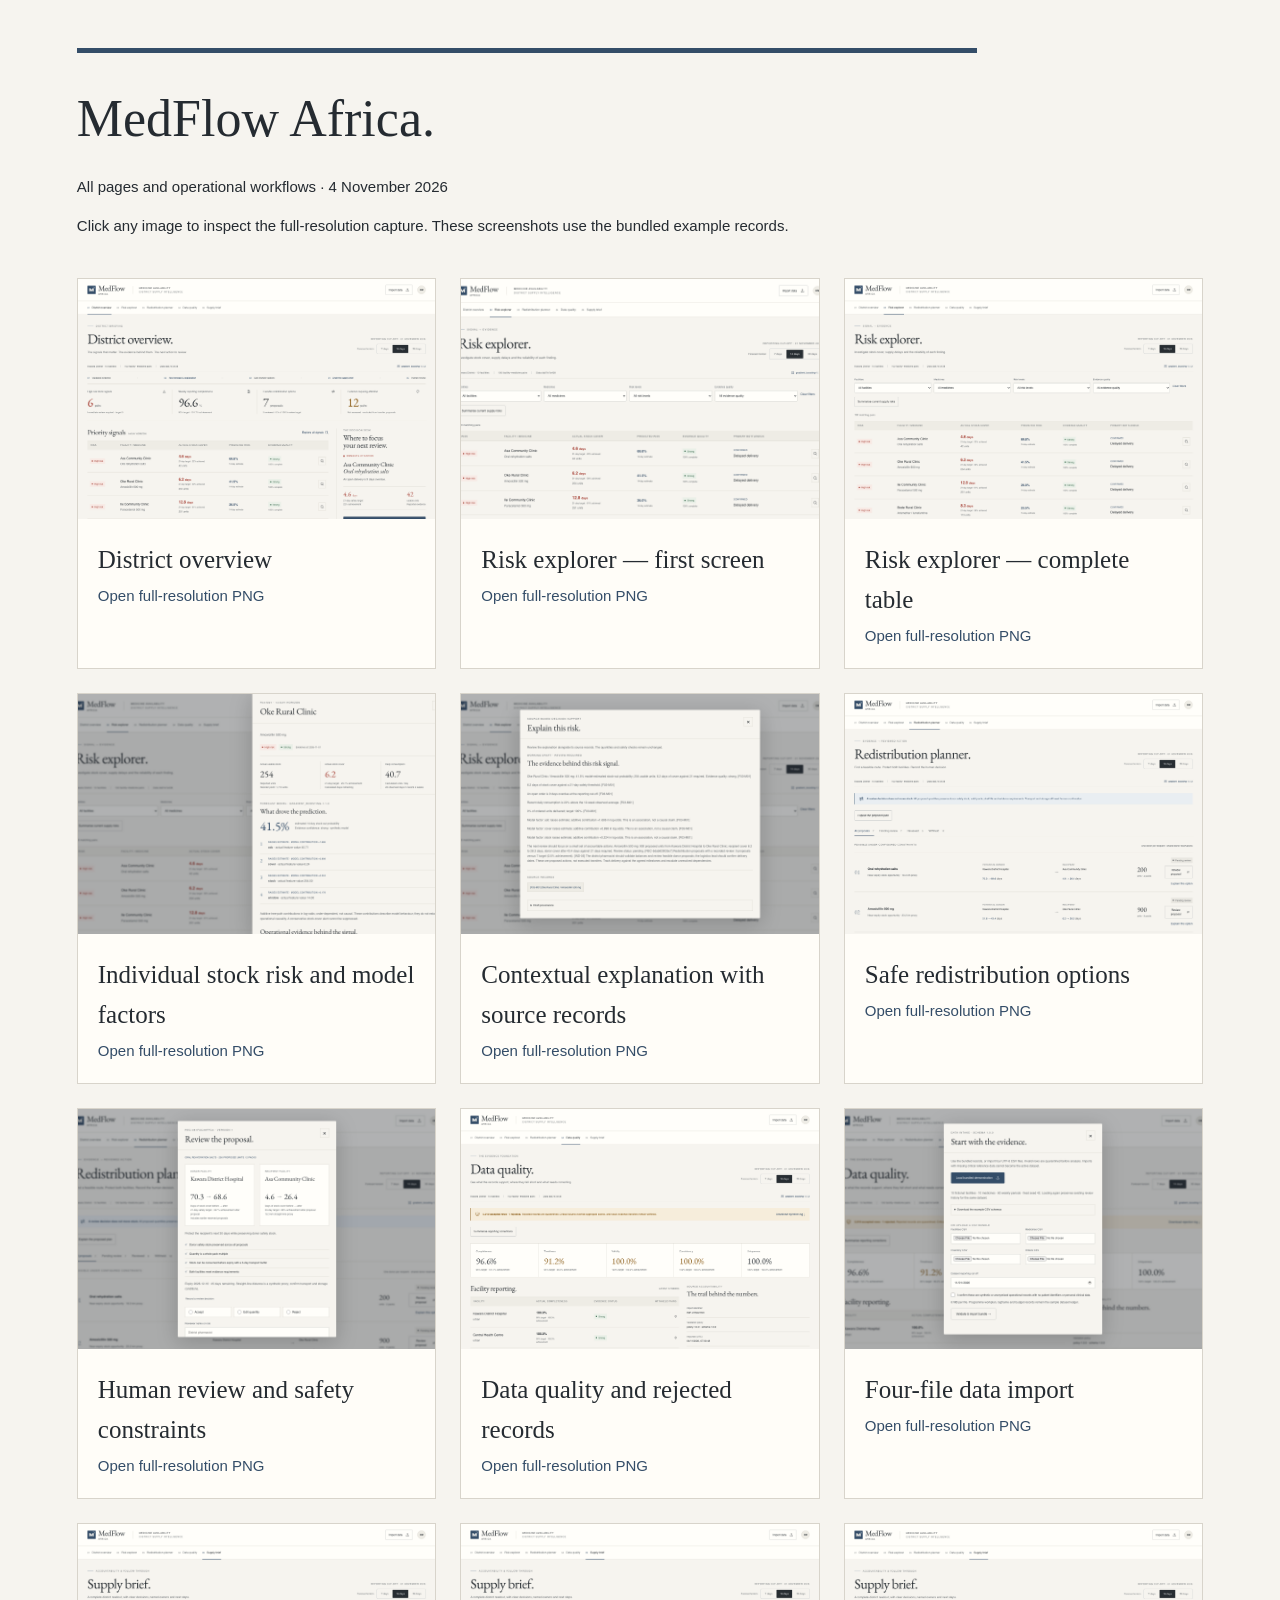
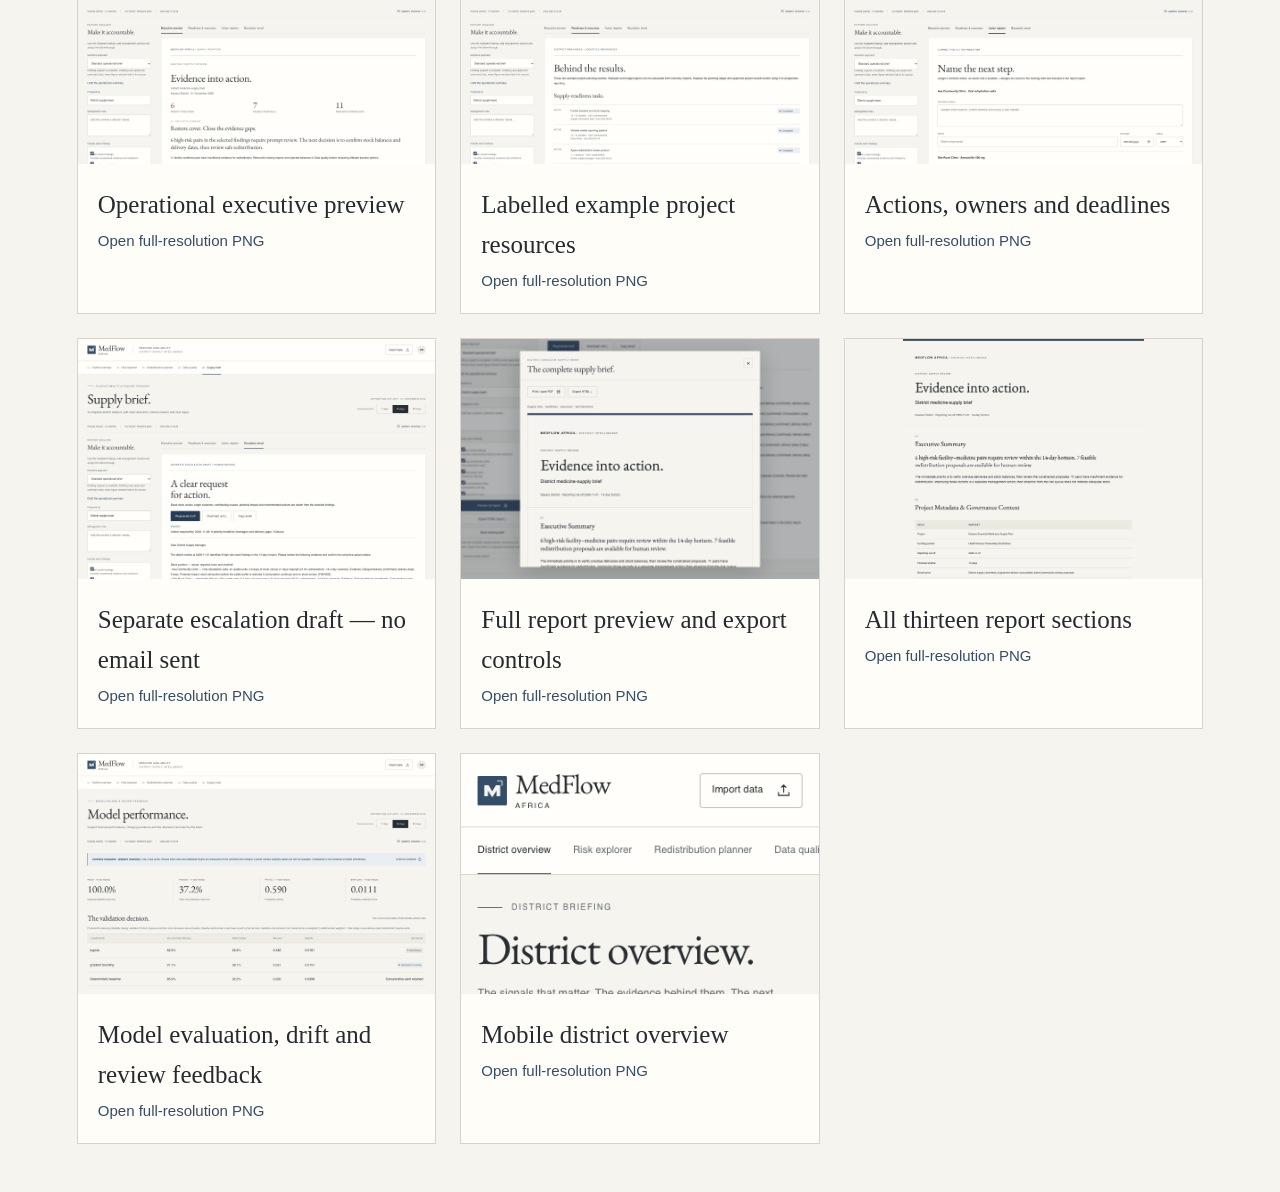
<file: docs/screenshots/index.html>
<!doctype html><html lang="en"><meta charset="utf-8"><meta name="viewport" content="width=device-width,initial-scale=1"><title>MedFlow Africa — screenshot gallery</title><style>body{margin:0;padding:48px 6%;background:#f6f4ef;color:#252b31;font:15px/1.6 Helvetica,Arial,sans-serif}h1,h2{font-family:Garamond,Georgia,serif;font-weight:400}h1{font-size:52px;margin:0}h2{font-size:25px;margin:14px 20px 4px}header{max-width:900px;margin-bottom:40px;border-top:5px solid #344d68;padding-top:24px}main{display:grid;grid-template-columns:repeat(auto-fit,minmax(310px,1fr));gap:24px}.card{color:inherit;text-decoration:none;background:#fffdf8;border:1px solid #d8d4cb;overflow:hidden}.card img{width:100%;height:240px;object-fit:cover;object-position:top}.card p{margin:0 20px 20px;color:#344d68}a:hover{outline:2px solid #344d68}</style><header><h1>MedFlow Africa.</h1><p>All pages and operational workflows · 4 November 2026</p><p>Click any image to inspect the full-resolution capture. These screenshots use the bundled example records.</p></header><main><a class="card" href="01-district-overview.png"><img loading="lazy" src="01-district-overview.png" alt="District overview"><h2>District overview</h2><p>Open full-resolution PNG</p></a><a class="card" href="02-risk-explorer.png"><img loading="lazy" src="02-risk-explorer.png" alt="Risk explorer — first screen"><h2>Risk explorer — first screen</h2><p>Open full-resolution PNG</p></a><a class="card" href="02b-risk-explorer-full.png"><img loading="lazy" src="02b-risk-explorer-full.png" alt="Risk explorer — complete table"><h2>Risk explorer — complete table</h2><p>Open full-resolution PNG</p></a><a class="card" href="03-risk-detail.png"><img loading="lazy" src="03-risk-detail.png" alt="Individual stock risk and model factors"><h2>Individual stock risk and model factors</h2><p>Open full-resolution PNG</p></a><a class="card" href="11-integrated-explanation.png"><img loading="lazy" src="11-integrated-explanation.png" alt="Contextual explanation with source records"><h2>Contextual explanation with source records</h2><p>Open full-resolution PNG</p></a><a class="card" href="04-redistribution-planner.png"><img loading="lazy" src="04-redistribution-planner.png" alt="Safe redistribution options"><h2>Safe redistribution options</h2><p>Open full-resolution PNG</p></a><a class="card" href="05-transfer-review.png"><img loading="lazy" src="05-transfer-review.png" alt="Human review and safety constraints"><h2>Human review and safety constraints</h2><p>Open full-resolution PNG</p></a><a class="card" href="06-data-quality.png"><img loading="lazy" src="06-data-quality.png" alt="Data quality and rejected records"><h2>Data quality and rejected records</h2><p>Open full-resolution PNG</p></a><a class="card" href="07-data-import.png"><img loading="lazy" src="07-data-import.png" alt="Four-file data import"><h2>Four-file data import</h2><p>Open full-resolution PNG</p></a><a class="card" href="08-supply-brief.png"><img loading="lazy" src="08-supply-brief.png" alt="Operational executive preview"><h2>Operational executive preview</h2><p>Open full-resolution PNG</p></a><a class="card" href="12-project-resources.png"><img loading="lazy" src="12-project-resources.png" alt="Labelled example project resources"><h2>Labelled example project resources</h2><p>Open full-resolution PNG</p></a><a class="card" href="13-action-register.png"><img loading="lazy" src="13-action-register.png" alt="Actions, owners and deadlines"><h2>Actions, owners and deadlines</h2><p>Open full-resolution PNG</p></a><a class="card" href="10-escalation-draft.png"><img loading="lazy" src="10-escalation-draft.png" alt="Separate escalation draft — no email sent"><h2>Separate escalation draft — no email sent</h2><p>Open full-resolution PNG</p></a><a class="card" href="09-report-preview.png"><img loading="lazy" src="09-report-preview.png" alt="Full report preview and export controls"><h2>Full report preview and export controls</h2><p>Open full-resolution PNG</p></a><a class="card" href="09b-complete-report.png"><img loading="lazy" src="09b-complete-report.png" alt="All thirteen report sections"><h2>All thirteen report sections</h2><p>Open full-resolution PNG</p></a><a class="card" href="14-model-performance.png"><img loading="lazy" src="14-model-performance.png" alt="Model evaluation, drift and review feedback"><h2>Model evaluation, drift and review feedback</h2><p>Open full-resolution PNG</p></a><a class="card" href="15-mobile-overview.png"><img loading="lazy" src="15-mobile-overview.png" alt="Mobile district overview"><h2>Mobile district overview</h2><p>Open full-resolution PNG</p></a></main></html>
</file>
